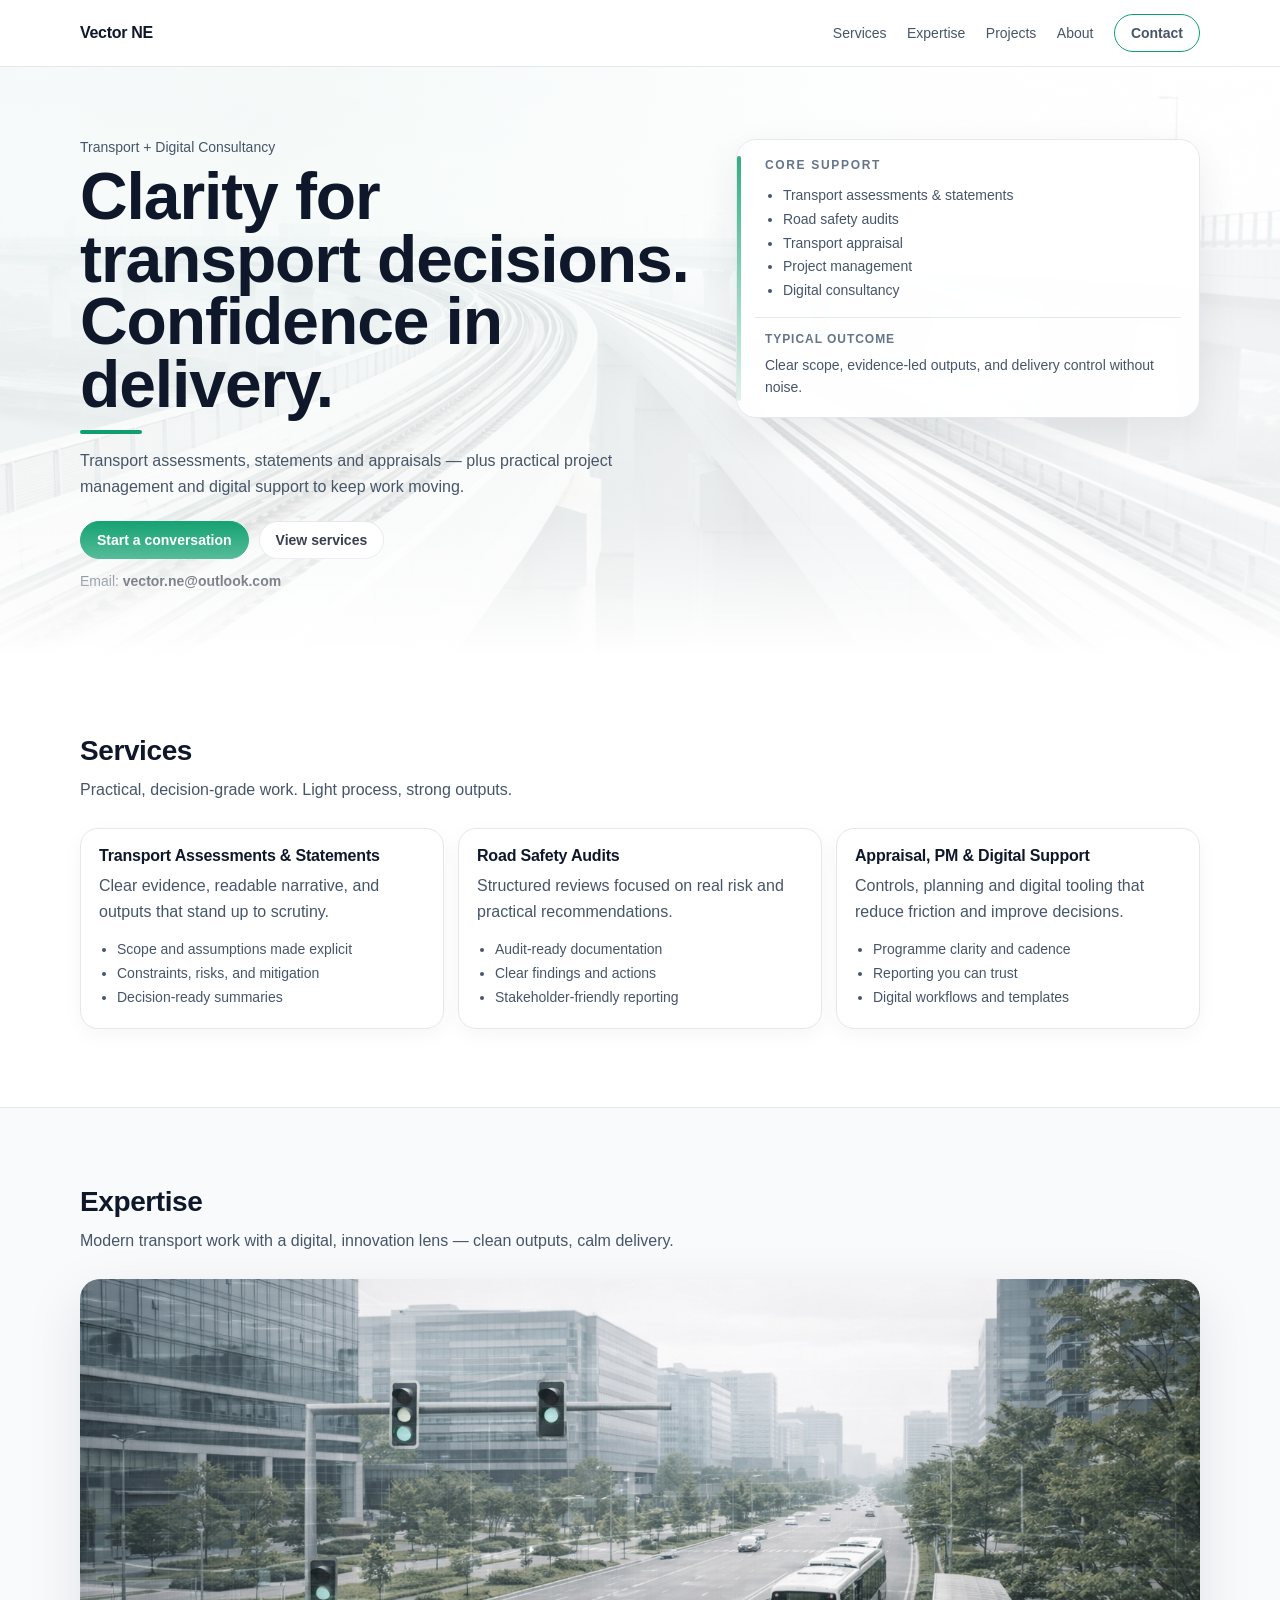
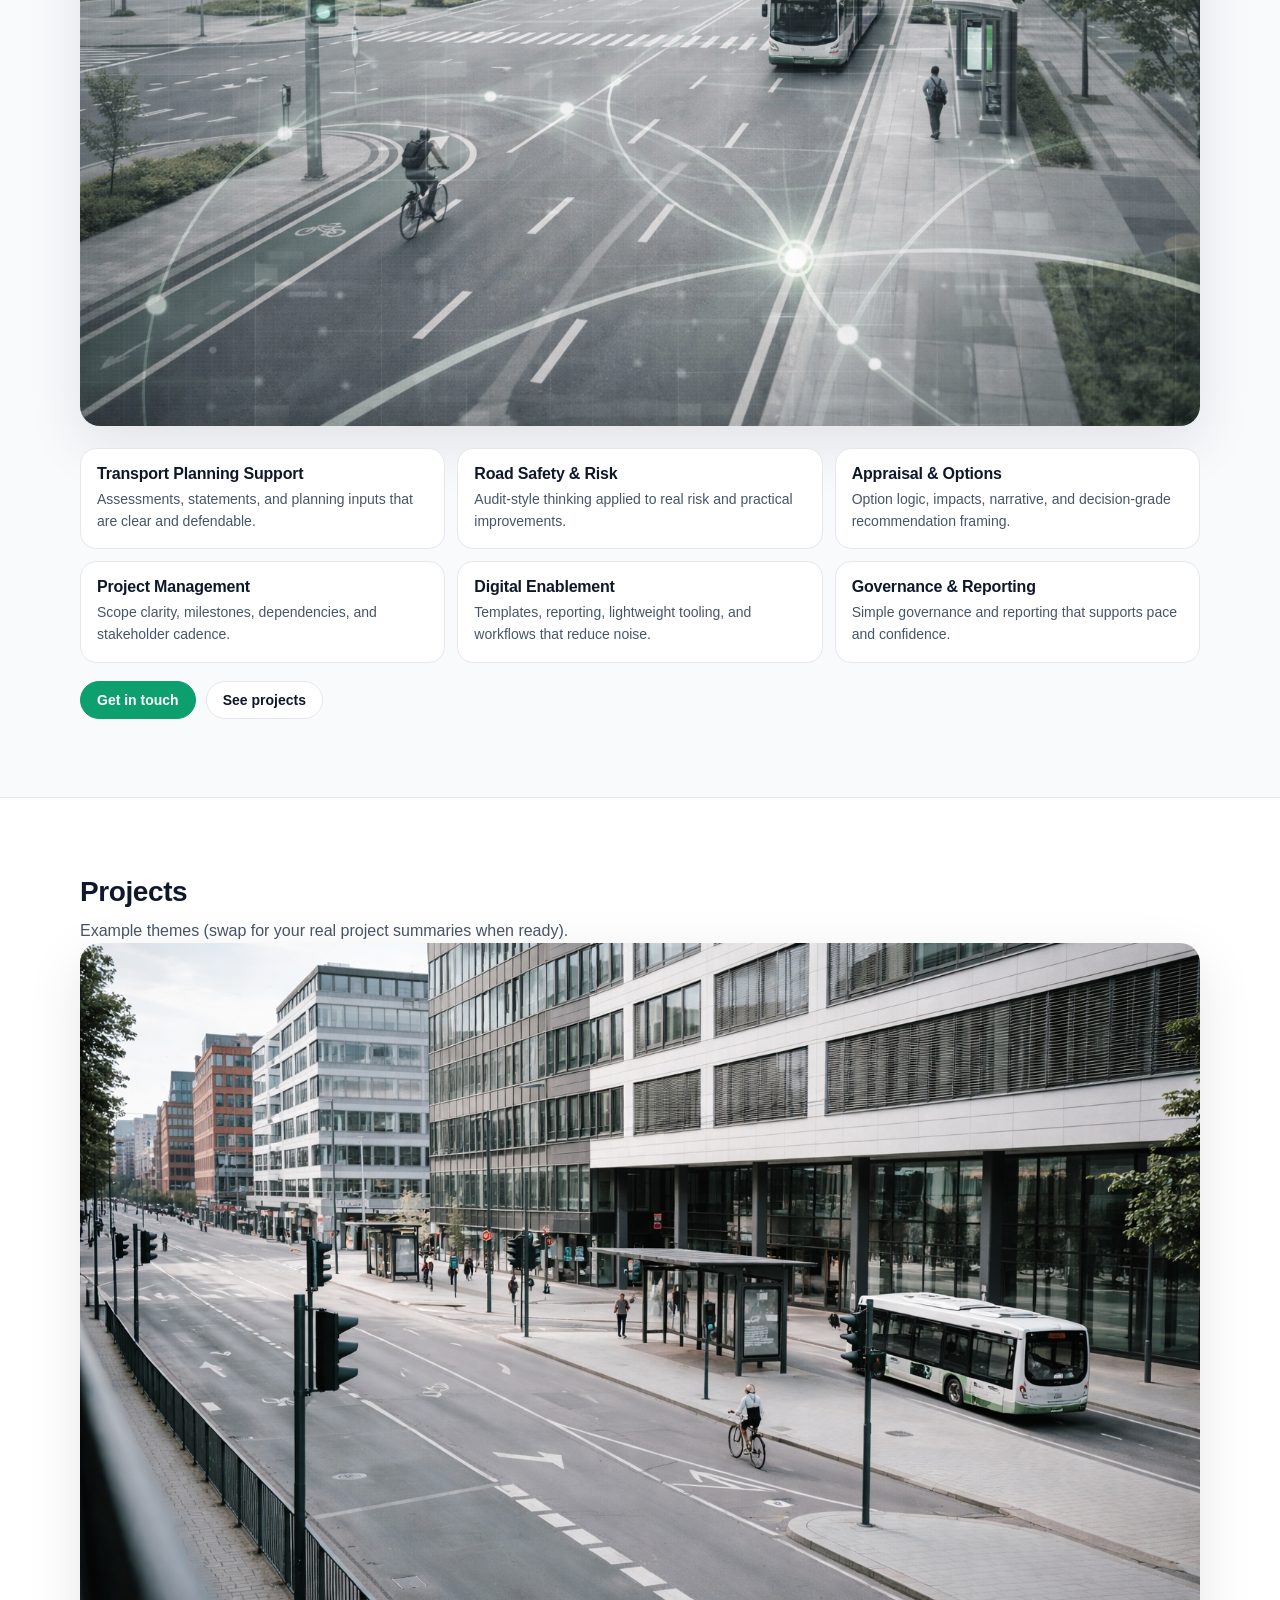
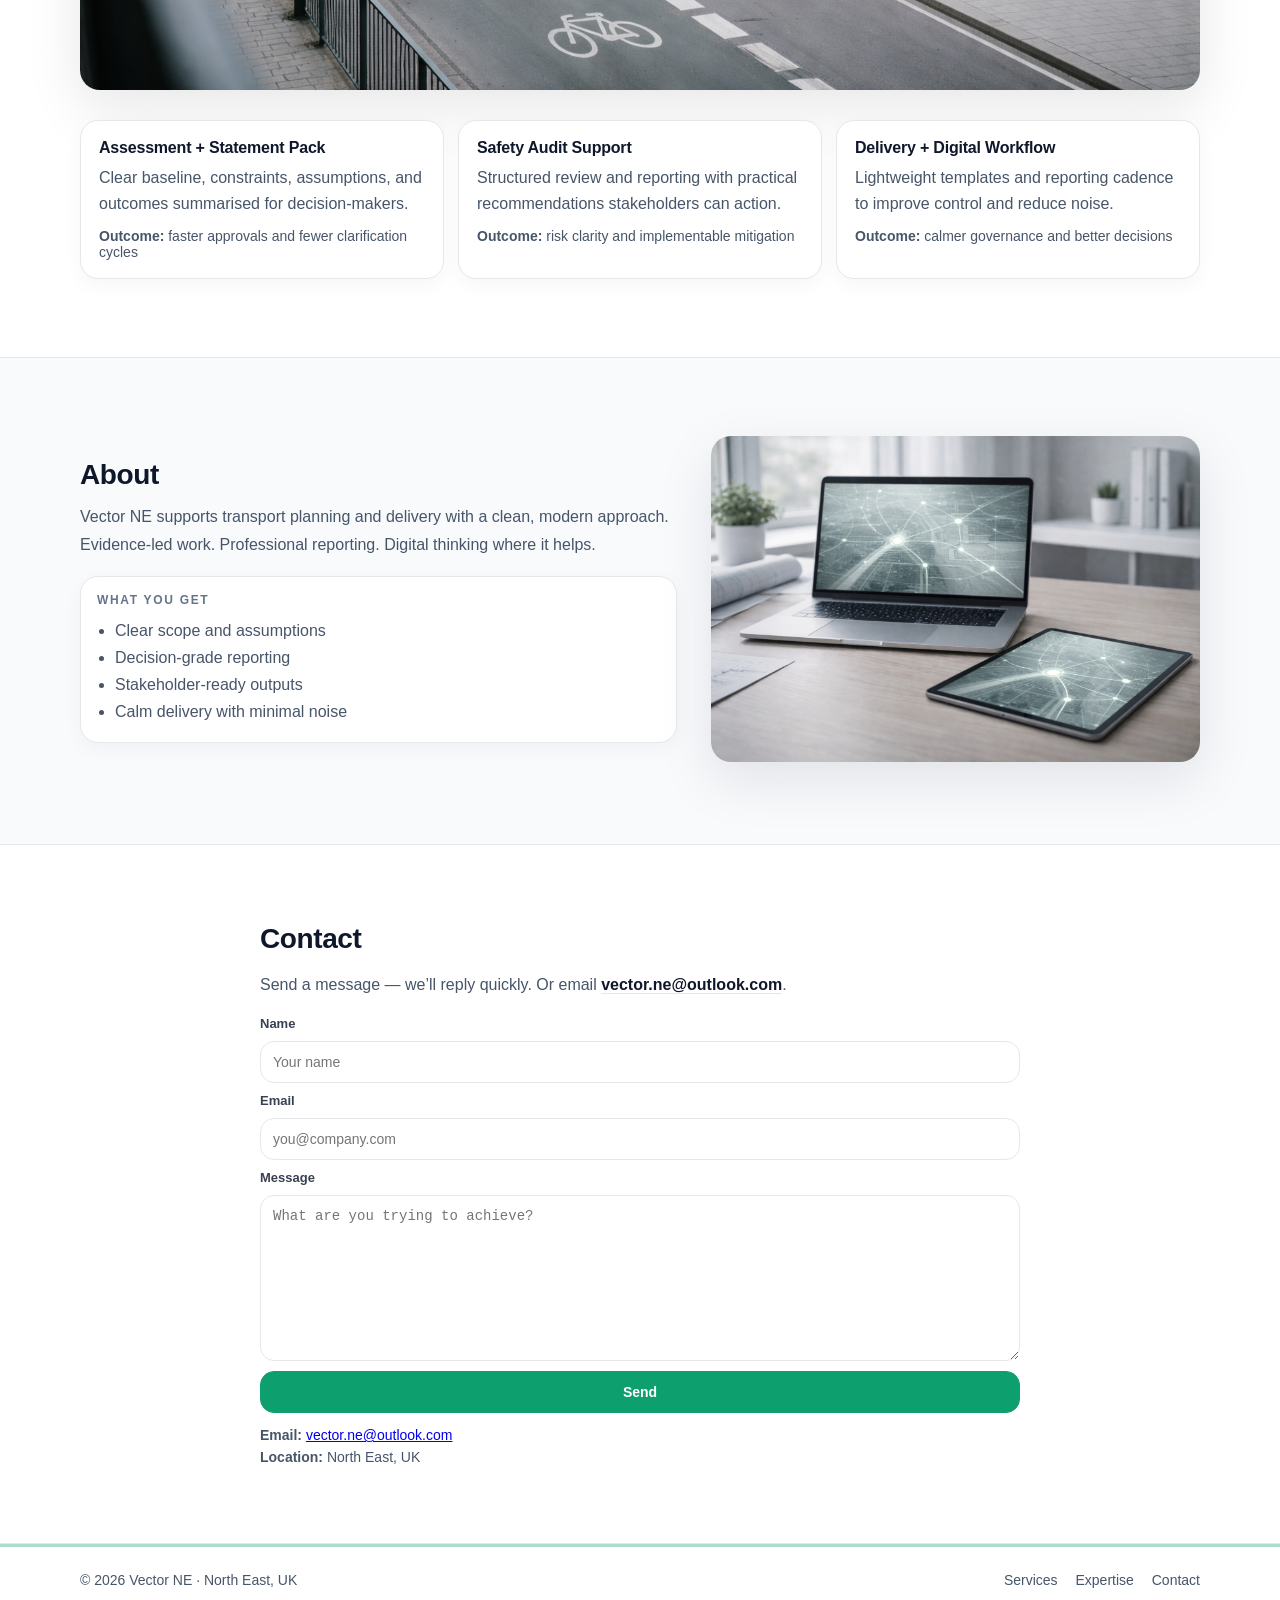
<file: index.html>
<!DOCTYPE html>
<html lang="en">
<head>
  <meta charset="UTF-8" />
  <meta name="viewport" content="width=device-width, initial-scale=1.0" />
  <title>Vector NE | Transport + Digital Consultancy</title>
  <meta name="description" content="Transport assessments, road safety audits, appraisal, project management and digital consultancy. Calm, structured delivery." />
  <link rel="stylesheet" href="style.css" />
</head>
<body>

<header class="site-header">
  <div class="container nav">
    <a class="brand" href="#home">Vector NE</a>

    <nav class="nav-links">
      <a href="#services">Services</a>
      <a href="#expertise">Expertise</a>
      <a href="#projects">Projects</a>
      <a href="#about">About</a>
      <a href="#contact" class="btn btn--outline">Contact</a>
    </nav>
  </div>
</header>

<main id="home">

  <!-- HERO (keep your current transport hero image) -->
  <section class="hero">
    <div class="container hero-grid">
      <div>
        <p class="eyebrow">Transport + Digital Consultancy</p>

        <h1 class="hero-title">
          Clarity for<br>
          transport decisions.<br>
          Confidence in delivery.
        </h1>

        <p class="hero-sub">
          Transport assessments, statements and appraisals — plus practical project management and digital support to keep work moving.
        </p>

        <div class="hero-actions">
          <a href="#contact" class="btn btn--solid">Start a conversation</a>
          <a href="#services" class="btn btn--ghost">View services</a>
        </div>

        <p class="hero-note">
          Email: <a href="mailto:vector.ne@outlook.com">vector.ne@outlook.com</a>
        </p>
      </div>

      <aside class="hero-panel" aria-label="Capabilities snapshot">
        <div class="panel-kicker">Core support</div>

        <ul class="panel-list">
          <li>Transport assessments & statements</li>
          <li>Road safety audits</li>
          <li>Transport appraisal</li>
          <li>Project management</li>
          <li>Digital consultancy</li>
        </ul>

        <div class="panel-divider"></div>

        <div class="panel-mini">
          <div class="mini-label">Typical outcome</div>
          <div class="mini-value">Clear scope, evidence-led outputs, and delivery control without noise.</div>
        </div>
      </aside>
    </div>
  </section>

  <!-- SERVICES -->
  <section id="services" class="section">
    <div class="container">
      <div class="section-head">
        <h2 class="section-title">Services</h2>
        <p class="section-sub">
          Practical, decision-grade work. Light process, strong outputs.
        </p>
      </div>

      <div class="cards">
        <div class="card">
          <h3>Transport Assessments & Statements</h3>
          <p>Clear evidence, readable narrative, and outputs that stand up to scrutiny.</p>
          <ul class="bullets">
            <li>Scope and assumptions made explicit</li>
            <li>Constraints, risks, and mitigation</li>
            <li>Decision-ready summaries</li>
          </ul>
        </div>

        <div class="card">
          <h3>Road Safety Audits</h3>
          <p>Structured reviews focused on real risk and practical recommendations.</p>
          <ul class="bullets">
            <li>Audit-ready documentation</li>
            <li>Clear findings and actions</li>
            <li>Stakeholder-friendly reporting</li>
          </ul>
        </div>

        <div class="card">
          <h3>Appraisal, PM & Digital Support</h3>
          <p>Controls, planning and digital tooling that reduce friction and improve decisions.</p>
          <ul class="bullets">
            <li>Programme clarity and cadence</li>
            <li>Reporting you can trust</li>
            <li>Digital workflows and templates</li>
          </ul>
        </div>
      </div>
    </div>
  </section>

  <!-- EXPERTISE (digital image - NOT large infrastructure) -->
  <section id="expertise" class="section section--alt">
    <div class="container">
      <div class="section-head">
        <h2 class="section-title">Expertise</h2>
        <p class="section-sub">
          Modern transport work with a digital, innovation lens — clean outputs, calm delivery.
        </p>
      </div>

      <div class="section-image">
        <img src="expertise-digital.jpg" alt="Digital transport analytics workspace">
      </div>

      <div class="expertise-grid">
        <a class="expertise-item" href="#contact">
          <div class="expertise-title">Transport Planning Support</div>
          <div class="expertise-desc">Assessments, statements, and planning inputs that are clear and defendable.</div>
        </a>

        <a class="expertise-item" href="#contact">
          <div class="expertise-title">Road Safety & Risk</div>
          <div class="expertise-desc">Audit-style thinking applied to real risk and practical improvements.</div>
        </a>

        <a class="expertise-item" href="#contact">
          <div class="expertise-title">Appraisal & Options</div>
          <div class="expertise-desc">Option logic, impacts, narrative, and decision-grade recommendation framing.</div>
        </a>

        <a class="expertise-item" href="#contact">
          <div class="expertise-title">Project Management</div>
          <div class="expertise-desc">Scope clarity, milestones, dependencies, and stakeholder cadence.</div>
        </a>

        <a class="expertise-item" href="#contact">
          <div class="expertise-title">Digital Enablement</div>
          <div class="expertise-desc">Templates, reporting, lightweight tooling, and workflows that reduce noise.</div>
        </a>

        <a class="expertise-item" href="#contact">
          <div class="expertise-title">Governance & Reporting</div>
          <div class="expertise-desc">Simple governance and reporting that supports pace and confidence.</div>
        </a>
      </div>

      <div class="cta-row">
        <a href="#contact" class="btn btn--solid">Get in touch</a>
        <a href="#projects" class="btn btn--ghost">See projects</a>
      </div>
    </div>
  </section>

  <!-- PROJECTS (mobility street-level image) -->
  <section id="projects" class="section">
    <div class="container">
      <div class="section-head">
        <h2 class="section-title">Projects</h2>
        <p class="section-sub">
          Example themes (swap for your real project summaries when ready).
        </p>
      </div>

      <div class="projects-banner">
        <img src="projects-mobility.jpg" alt="Modern urban mobility and sustainable transport">
      </div>

      <div class="cards">
        <div class="card">
          <h3>Assessment + Statement Pack</h3>
          <p>Clear baseline, constraints, assumptions, and outcomes summarised for decision-makers.</p>
          <div class="meta"><strong>Outcome:</strong> faster approvals and fewer clarification cycles</div>
        </div>

        <div class="card">
          <h3>Safety Audit Support</h3>
          <p>Structured review and reporting with practical recommendations stakeholders can action.</p>
          <div class="meta"><strong>Outcome:</strong> risk clarity and implementable mitigation</div>
        </div>

        <div class="card">
          <h3>Delivery + Digital Workflow</h3>
          <p>Lightweight templates and reporting cadence to improve control and reduce noise.</p>
          <div class="meta"><strong>Outcome:</strong> calmer governance and better decisions</div>
        </div>
      </div>
    </div>
  </section>

  <!-- ABOUT (workspace image) -->
  <section id="about" class="section section--alt">
    <div class="container about-grid">
      <div>
        <h2 class="section-title">About</h2>
        <p class="lead">
          Vector NE supports transport planning and delivery with a clean, modern approach.
          Evidence-led work. Professional reporting. Digital thinking where it helps.
        </p>

        <div class="about-box">
          <div class="kicker">What you get</div>
          <ul class="ticks">
            <li>Clear scope and assumptions</li>
            <li>Decision-grade reporting</li>
            <li>Stakeholder-ready outputs</li>
            <li>Calm delivery with minimal noise</li>
          </ul>
        </div>
      </div>

      <div class="about-image">
        <img src="about-workspace.jpg" alt="Sleek modern transport consultancy workspace">
      </div>
    </div>
  </section>

  <!-- CONTACT -->
  <section id="contact" class="section">
    <div class="container narrow">
      <h2 class="section-title">Contact</h2>

      <p class="muted">
        Send a message — we’ll reply quickly. Or email
        <a href="mailto:vector.ne@outlook.com">vector.ne@outlook.com</a>.
      </p>

      <!-- Netlify Forms -->
      <form name="contact" method="POST" data-netlify="true">
        <input type="hidden" name="form-name" value="contact" />

        <label for="name">Name</label>
        <input id="name" name="name" required placeholder="Your name" />

        <label for="email">Email</label>
        <input id="email" name="email" type="email" required placeholder="you@company.com" />

        <label for="message">Message</label>
        <textarea id="message" name="message" required placeholder="What are you trying to achieve?"></textarea>

        <button type="submit" class="btn btn--solid btn--full">Send</button>
      </form>

      <div class="contact-mini">
        <div><strong>Email:</strong> <a href="mailto:vector.ne@outlook.com">vector.ne@outlook.com</a></div>
        <div><strong>Location:</strong> North East, UK</div>
      </div>
    </div>
  </section>

</main>

<footer class="site-footer">
  <div class="container footer-grid">
    <div>© 2026 Vector NE · North East, UK</div>
    <div class="footer-links">
      <a href="#services">Services</a>
      <a href="#expertise">Expertise</a>
      <a href="#contact">Contact</a>
    </div>
  </div>
</footer>

</body>
</html>
</file>
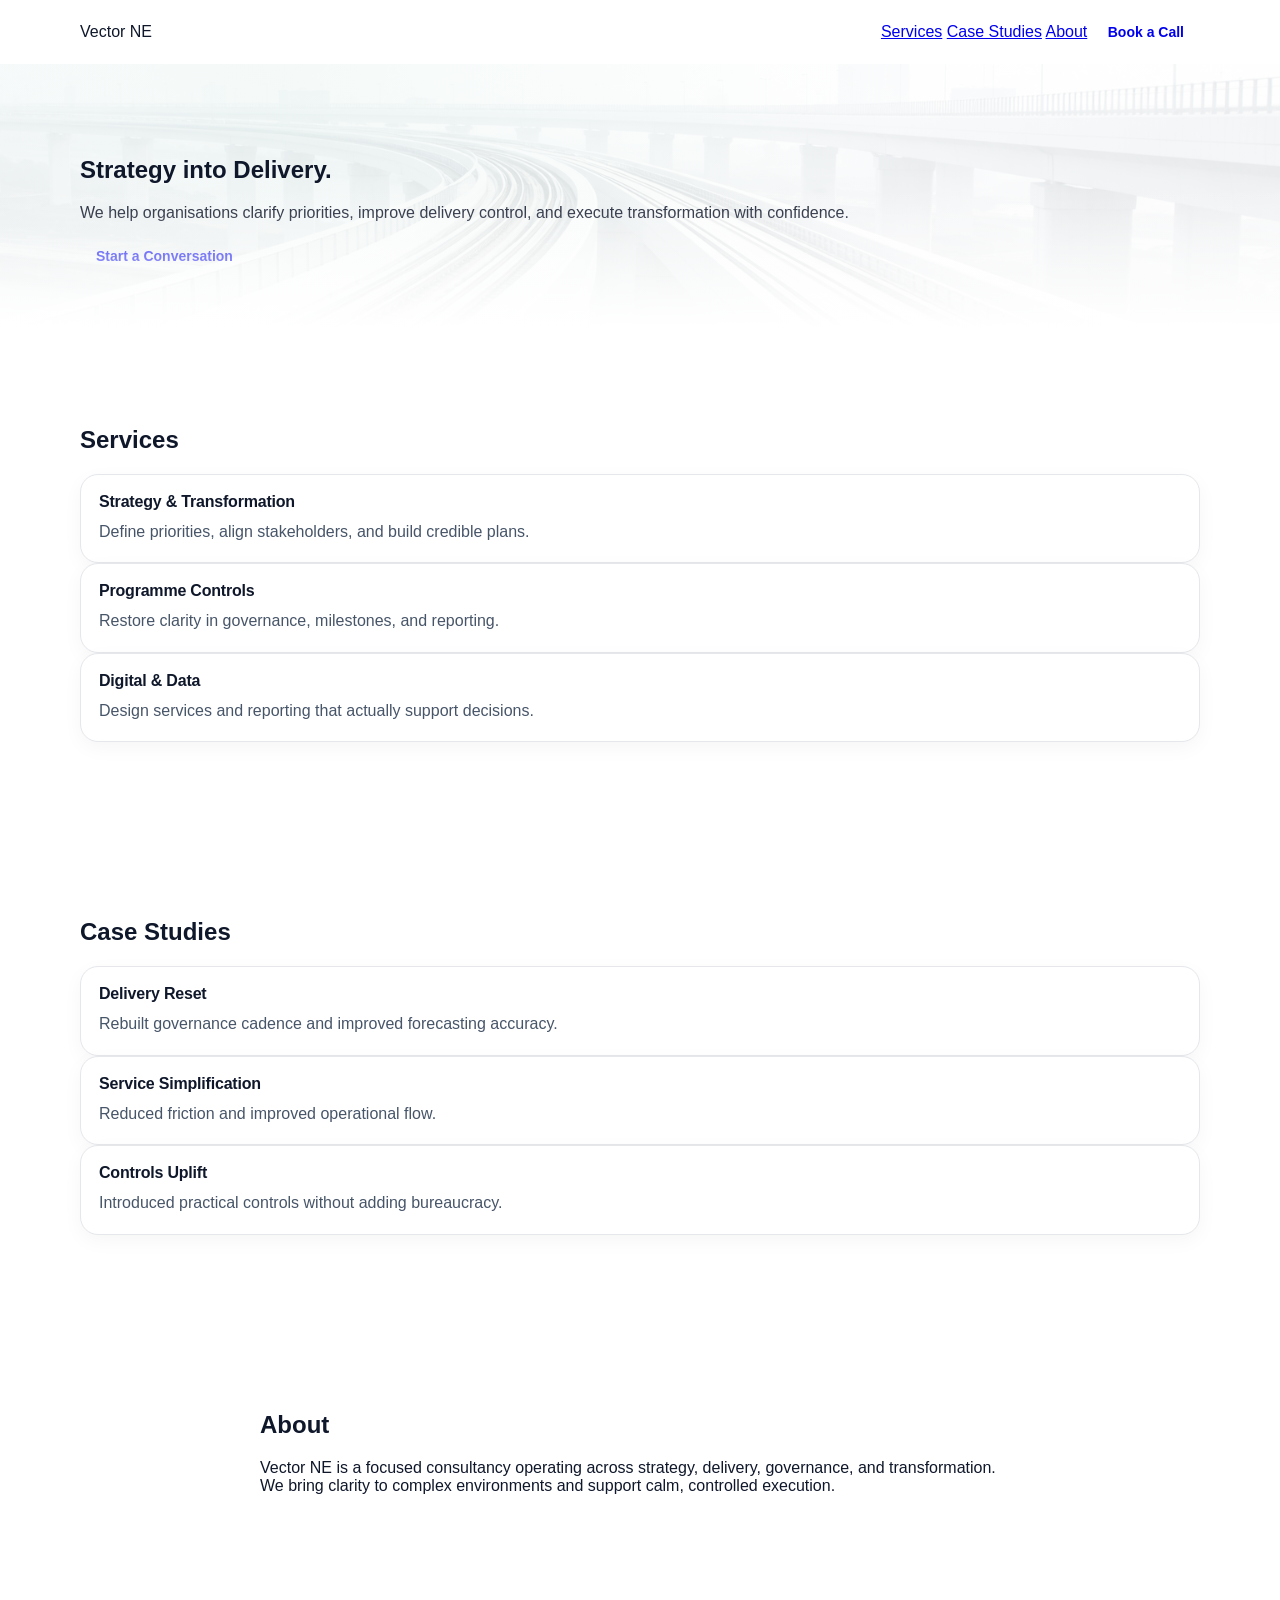
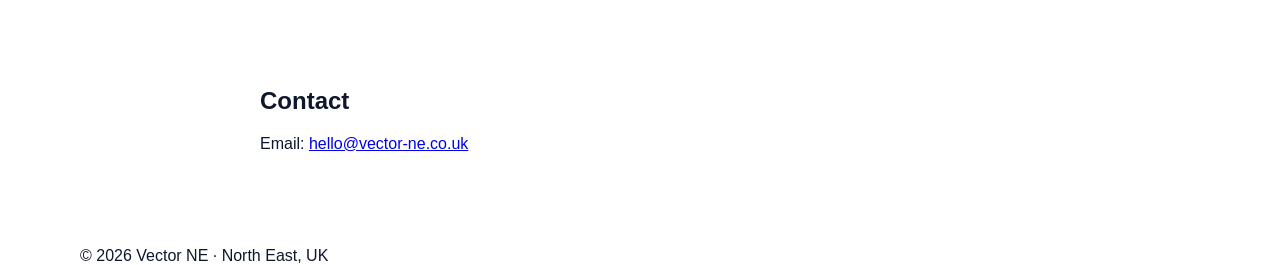
<file: layout.html>
<!DOCTYPE html>
<html lang="en">
<head>
  <meta charset="UTF-8" />
  <meta name="viewport" content="width=device-width, initial-scale=1.0" />
  <title>Vector NE | Consultancy</title>
  <link rel="stylesheet" href="style.css" />
</head>
<body>

<header>
  <div class="container nav">
    <div class="logo">Vector NE</div>
    <nav>
      <a href="#services">Services</a>
      <a href="#case-studies">Case Studies</a>
      <a href="#about">About</a>
      <a href="#contact" class="btn">Book a Call</a>
    </nav>
  </div>
</header>

<section class="hero">
  <div class="container">
    <h1>Strategy into Delivery.</h1>
    <p>
      We help organisations clarify priorities, improve delivery control,
      and execute transformation with confidence.
    </p>
    <a href="#contact" class="btn primary">Start a Conversation</a>
  </div>
</section>

<section id="services" class="section">
  <div class="container">
    <h2>Services</h2>
    <div class="grid">
      <div class="card">
        <h3>Strategy & Transformation</h3>
        <p>Define priorities, align stakeholders, and build credible plans.</p>
      </div>
      <div class="card">
        <h3>Programme Controls</h3>
        <p>Restore clarity in governance, milestones, and reporting.</p>
      </div>
      <div class="card">
        <h3>Digital & Data</h3>
        <p>Design services and reporting that actually support decisions.</p>
      </div>
    </div>
  </div>
</section>

<section id="case-studies" class="section alt">
  <div class="container">
    <h2>Case Studies</h2>
    <div class="grid">
      <div class="card">
        <h3>Delivery Reset</h3>
        <p>Rebuilt governance cadence and improved forecasting accuracy.</p>
      </div>
      <div class="card">
        <h3>Service Simplification</h3>
        <p>Reduced friction and improved operational flow.</p>
      </div>
      <div class="card">
        <h3>Controls Uplift</h3>
        <p>Introduced practical controls without adding bureaucracy.</p>
      </div>
    </div>
  </div>
</section>

<section id="about" class="section">
  <div class="container narrow">
    <h2>About</h2>
    <p>
      Vector NE is a focused consultancy operating across strategy,
      delivery, governance, and transformation. We bring clarity to complex
      environments and support calm, controlled execution.
    </p>
  </div>
</section>

<section id="contact" class="section alt">
  <div class="container narrow">
    <h2>Contact</h2>
    <p>Email: <a href="mailto:hello@vector-ne.co.uk">hello@vector-ne.co.uk</a></p>
  </div>
</section>

<footer>
  <div class="container">
    © 2026 Vector NE · North East, UK
  </div>
</footer>

</body>
</html>
</file>
<file: style.css>
:root{
  --ink:#0f172a;
  --muted:#475569;
  --line:#e5e7eb;
  --soft:#f8fafc;

  /* Vector green */
  --accent:#0E9F6E;
  --accent-dark:#0B7D56;
  --accent-soft:#E6F6F0;

  --shadow: 0 14px 40px rgba(15, 23, 42, 0.08);
}

html{ scroll-behavior:smooth; }
body{
  margin:0;
  font-family:-apple-system,BlinkMacSystemFont,"Segoe UI",Inter,Arial,sans-serif;
  color:var(--ink);
  background:#fff;
}

.container{ width:90%; max-width:1120px; margin:0 auto; }
.narrow{ max-width:760px; }

/* Sticky header anchor fix */
section{ scroll-margin-top:92px; }

/* Header */
.site-header{
  position:sticky;
  top:0;
  z-index:20;
  background:rgba(255,255,255,.90);
  backdrop-filter: blur(10px);
  border-bottom:1px solid var(--line);
}

.nav{
  display:flex;
  justify-content:space-between;
  align-items:center;
  padding:14px 0;
}

.brand{
  font-weight:850;
  text-decoration:none;
  color:var(--ink);
  letter-spacing:-0.3px;
}

.nav-links a{
  margin-left:16px;
  text-decoration:none;
  color:var(--muted);
  font-size:14px;
  position:relative;
}
.nav-links a:hover{ color:var(--ink); }

/* subtle nav underline */
.nav-links a::after{
  content:"";
  position:absolute;
  left:0;
  bottom:-7px;
  width:0%;
  height:2px;
  background:var(--accent);
  transition:width .18s ease;
  border-radius:2px;
}
.nav-links a:hover::after{ width:100%; }

/* Buttons */
.btn{
  display:inline-flex;
  align-items:center;
  justify-content:center;
  padding:10px 16px;
  border-radius:999px;
  font-weight:750;
  font-size:14px;
  text-decoration:none;
  transition:transform .12s ease, background .12s ease, border-color .12s ease;
}

.btn:hover{ transform:translateY(-1px); }
.btn:active{ transform:translateY(0); }

.btn--solid{
  background:var(--accent);
  border:1px solid var(--accent);
  color:#fff;
}
.btn--solid:hover{
  background:var(--accent-dark);
  border-color:var(--accent-dark);
}

.btn--outline{
  background:#fff;
  border:1px solid var(--accent);
  color:var(--accent);
}
.btn--outline:hover{ background:var(--accent-soft); }

.btn--ghost{
  background:#fff;
  border:1px solid var(--line);
  color:var(--ink);
}
.btn--ghost:hover{
  border-color: rgba(14,159,110,.35);
  background: rgba(230,246,240,.55);
}

.btn--full{
  width:100%;
  border-radius:14px;
  padding:12px 16px;
}

/* HERO — less washed out */
.hero{
  padding:72px 0 54px;

  background:
    linear-gradient(rgba(255,255,255,0.80), rgba(255,255,255,0.86)),
    radial-gradient(circle at 22% 12%, rgba(14,159,110,.18), transparent 60%),
    url("hero-transport.jpg") center 40%/cover no-repeat;

  position:relative;
}

.hero::after{
  content:"";
  position:absolute;
  bottom:0;
  left:0;
  right:0;
  height:140px;
  background:linear-gradient(to bottom, rgba(255,255,255,0), #fff);
}

.hero-grid{
  display:grid;
  grid-template-columns: 1.15fr .85fr;
  gap:28px;
  align-items:start;
}
@media (max-width:900px){
  .hero-grid{ grid-template-columns:1fr; }
}

.eyebrow{
  margin:0;
  color:var(--muted);
  font-size:14px;
}

.hero-title{
  margin:10px 0 10px;
  font-size: clamp(40px, 5.4vw, 66px);
  line-height: .95;
  letter-spacing: -1.1px;
  font-weight: 900;
}

.hero-title::after{
  content:"";
  display:block;
  width:62px;
  height:4px;
  background:var(--accent);
  margin-top:14px;
  border-radius:2px;
}

.hero-sub{
  margin:14px 0 0;
  color:var(--muted);
  font-size:16px;
  line-height:1.65;
  max-width: 42rem;
}

.hero-actions{
  margin-top:20px;
  display:flex;
  gap:10px;
  flex-wrap:wrap;
}

.hero-note{
  margin-top:14px;
  color:var(--muted);
  font-size:14px;
}
.hero-note a{
  color:var(--ink);
  font-weight:800;
  text-decoration:none;
  border-bottom:1px solid var(--line);
}
.hero-note a:hover{ border-bottom-color: rgba(14,159,110,.55); }

/* Hero panel */
.hero-panel{
  border:1px solid var(--line);
  border-radius:20px;
  padding:18px;
  background:rgba(255,255,255,.92);
  backdrop-filter: blur(6px);
  box-shadow: var(--shadow);
  position:relative;
}

.hero-panel::before{
  content:"";
  position:absolute;
  left:0;
  top:16px;
  bottom:16px;
  width:4px;
  background: linear-gradient(to bottom, rgba(14,159,110,.85), rgba(14,159,110,.12));
  border-radius:999px;
}

.panel-kicker{
  padding-left:10px;
  color: #64748b;
  font-size:12px;
  text-transform:uppercase;
  letter-spacing:.14em;
  font-weight:900;
}

.panel-list{
  padding-left:28px;
  margin:12px 0 0;
  color:var(--muted);
  line-height:1.7;
  font-size:14px;
}

.panel-divider{
  height:1px;
  background:var(--line);
  margin:14px 0;
}

.panel-mini{
  padding-left:10px;
}
.mini-label{
  font-size:12px;
  font-weight:900;
  color:#64748b;
  letter-spacing:.08em;
  text-transform:uppercase;
}
.mini-value{
  margin-top:8px;
  color:var(--muted);
  font-size:14px;
  line-height:1.6;
}

/* Sections */
.section{ padding:78px 0; }
.section--alt{
  background:var(--soft);
  border-top:1px solid var(--line);
  border-bottom:1px solid var(--line);
}

.section-head{ max-width:760px; }
.section-title{
  margin:0;
  font-size:28px;
  letter-spacing:-0.4px;
}
.section-sub{
  margin:10px 0 0;
  color:var(--muted);
  line-height:1.6;
}

/* Shared images */
.section-image{ margin-top:26px; }
.section-image img,
.projects-banner img,
.about-image img{
  width:100%;
  border-radius:20px;
  box-shadow: 0 18px 55px rgba(15,23,42,.10);
}

/* Cards */
.cards{
  margin-top:26px;
  display:grid;
  grid-template-columns: repeat(3, minmax(0, 1fr));
  gap:14px;
}
@media (max-width:980px){
  .cards{ grid-template-columns:1fr; }
}

.card{
  border:1px solid var(--line);
  border-radius:18px;
  padding:18px;
  background:#fff;
  box-shadow: 0 6px 20px rgba(15,23,42,.04);
}
.card h3{
  margin:0;
  font-size:16px;
  letter-spacing:-0.2px;
}
.card p{
  margin:8px 0 0;
  color:var(--muted);
  line-height:1.6;
}
.meta{
  margin-top:12px;
  color:var(--muted);
  font-size:14px;
}

.bullets{
  margin:14px 0 0;
  padding-left:18px;
  color:var(--muted);
  line-height:1.7;
  font-size:14px;
}

/* Expertise grid */
.expertise-grid{
  margin-top:18px;
  display:grid;
  grid-template-columns: repeat(3, minmax(0,1fr));
  gap:12px;
}
@media (max-width:980px){
  .expertise-grid{ grid-template-columns: repeat(2, minmax(0,1fr)); }
}
@media (max-width:620px){
  .expertise-grid{ grid-template-columns: 1fr; }
}

.expertise-item{
  display:block;
  text-decoration:none;
  border:1px solid var(--line);
  background:#fff;
  border-radius:16px;
  padding:16px;
  transition:transform .12s ease, border-color .12s ease, background .12s ease;
  position:relative;
  color:var(--ink);
}

.expertise-item::before{
  content:"";
  position:absolute;
  left:0;
  top:14px;
  bottom:14px;
  width:3px;
  background:transparent;
  border-radius:999px;
}

.expertise-item:hover{
  transform:translateY(-2px);
  border-color: rgba(14,159,110,.55);
  background: var(--accent-soft);
}
.expertise-item:hover::before{
  background: linear-gradient(to bottom, rgba(14,159,110,.85), rgba(14,159,110,.10));
}

.expertise-title{ font-weight:900; letter-spacing:-0.2px; }
.expertise-desc{ margin-top:6px; color:var(--muted); font-size:14px; line-height:1.55; }

.cta-row{
  margin-top:18px;
  display:flex;
  gap:10px;
  flex-wrap:wrap;
}

/* About */
.about-grid{
  display:grid;
  grid-template-columns:1.1fr .9fr;
  gap:34px;
  align-items:center;
}
@media (max-width:900px){
  .about-grid{ grid-template-columns:1fr; }
}

.lead{
  margin:12px 0 0;
  color:var(--muted);
  line-height:1.7;
  font-size:16px;
}

.about-box{
  margin-top:18px;
  border:1px solid var(--line);
  border-radius:18px;
  padding:16px;
  background:#fff;
  box-shadow: 0 6px 20px rgba(15,23,42,.04);
}

.kicker{
  color:#64748b;
  font-size:12px;
  text-transform:uppercase;
  letter-spacing:.14em;
  font-weight:900;
}

.ticks{
  margin:10px 0 0;
  padding-left:18px;
  color:var(--muted);
  line-height:1.7;
}

/* Contact */
.muted{ color:var(--muted); line-height:1.7; }
.muted a{
  color:var(--ink);
  font-weight:900;
  text-decoration:none;
  border-bottom:1px solid var(--line);
}
.muted a:hover{ border-bottom-color: rgba(14,159,110,.55); }

form{
  margin-top:18px;
  display:grid;
  gap:10px;
}

label{
  font-size:13px;
  font-weight:900;
  color:#374151;
}

input, textarea{
  padding:12px 12px;
  border:1px solid var(--line);
  border-radius:14px;
  font-size:14px;
  outline:none;
  background:#fff;
}

input:focus, textarea:focus{
  border-color: rgba(14,159,110,.55);
  box-shadow: 0 0 0 4px rgba(14,159,110,.10);
}

textarea{ min-height:140px; resize:vertical; }

.contact-mini{
  margin-top:14px;
  font-size:14px;
  color:var(--muted);
  display:grid;
  gap:6px;
}

/* Footer */
.site-footer{
  border-top:1px solid var(--line);
  box-shadow: inset 0 3px 0 rgba(14,159,110,.35);
  padding:28px 0;
  color:var(--muted);
  font-size:14px;
  background:#fff;
}

.footer-grid{
  display:flex;
  justify-content:space-between;
  gap:10px;
  flex-wrap:wrap;
}

.footer-links a{
  margin-left:14px;
  text-decoration:none;
  color:var(--muted);
}
.footer-links a:hover{ color:var(--ink); }
</file>
